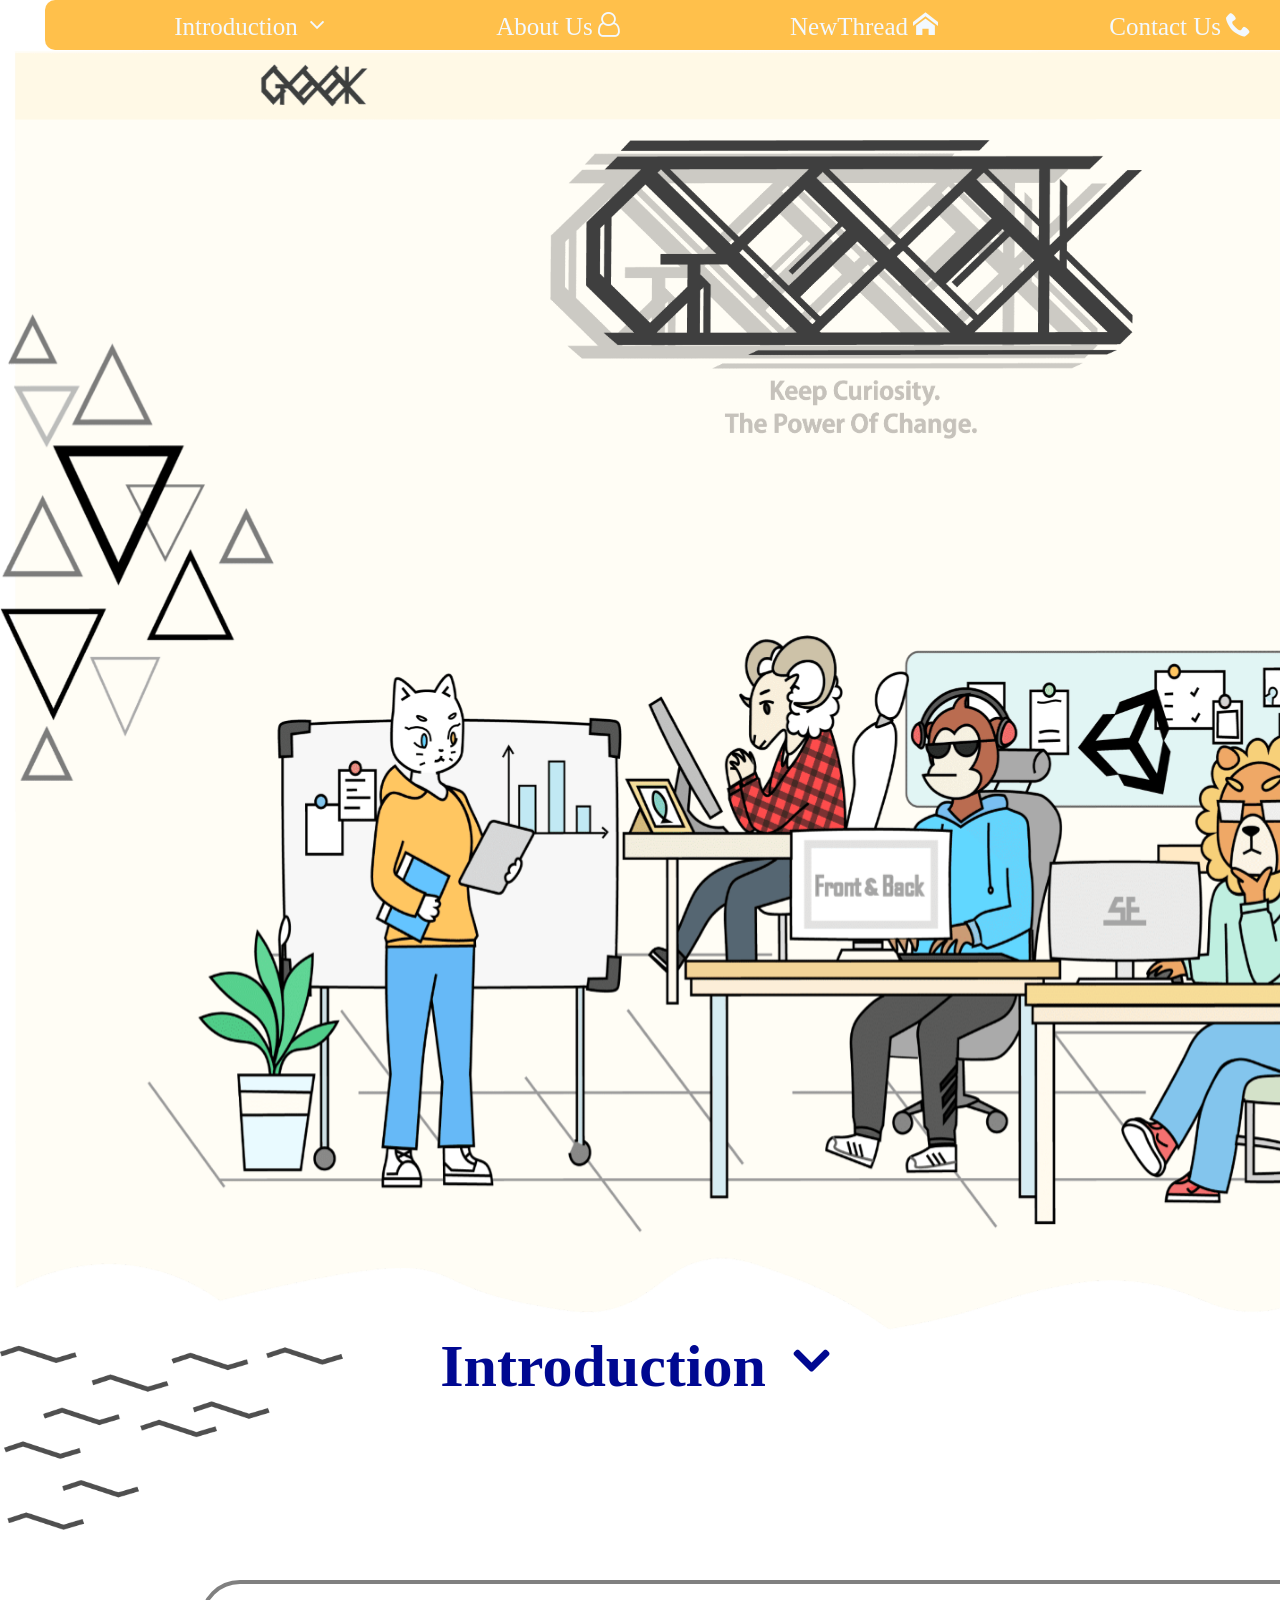
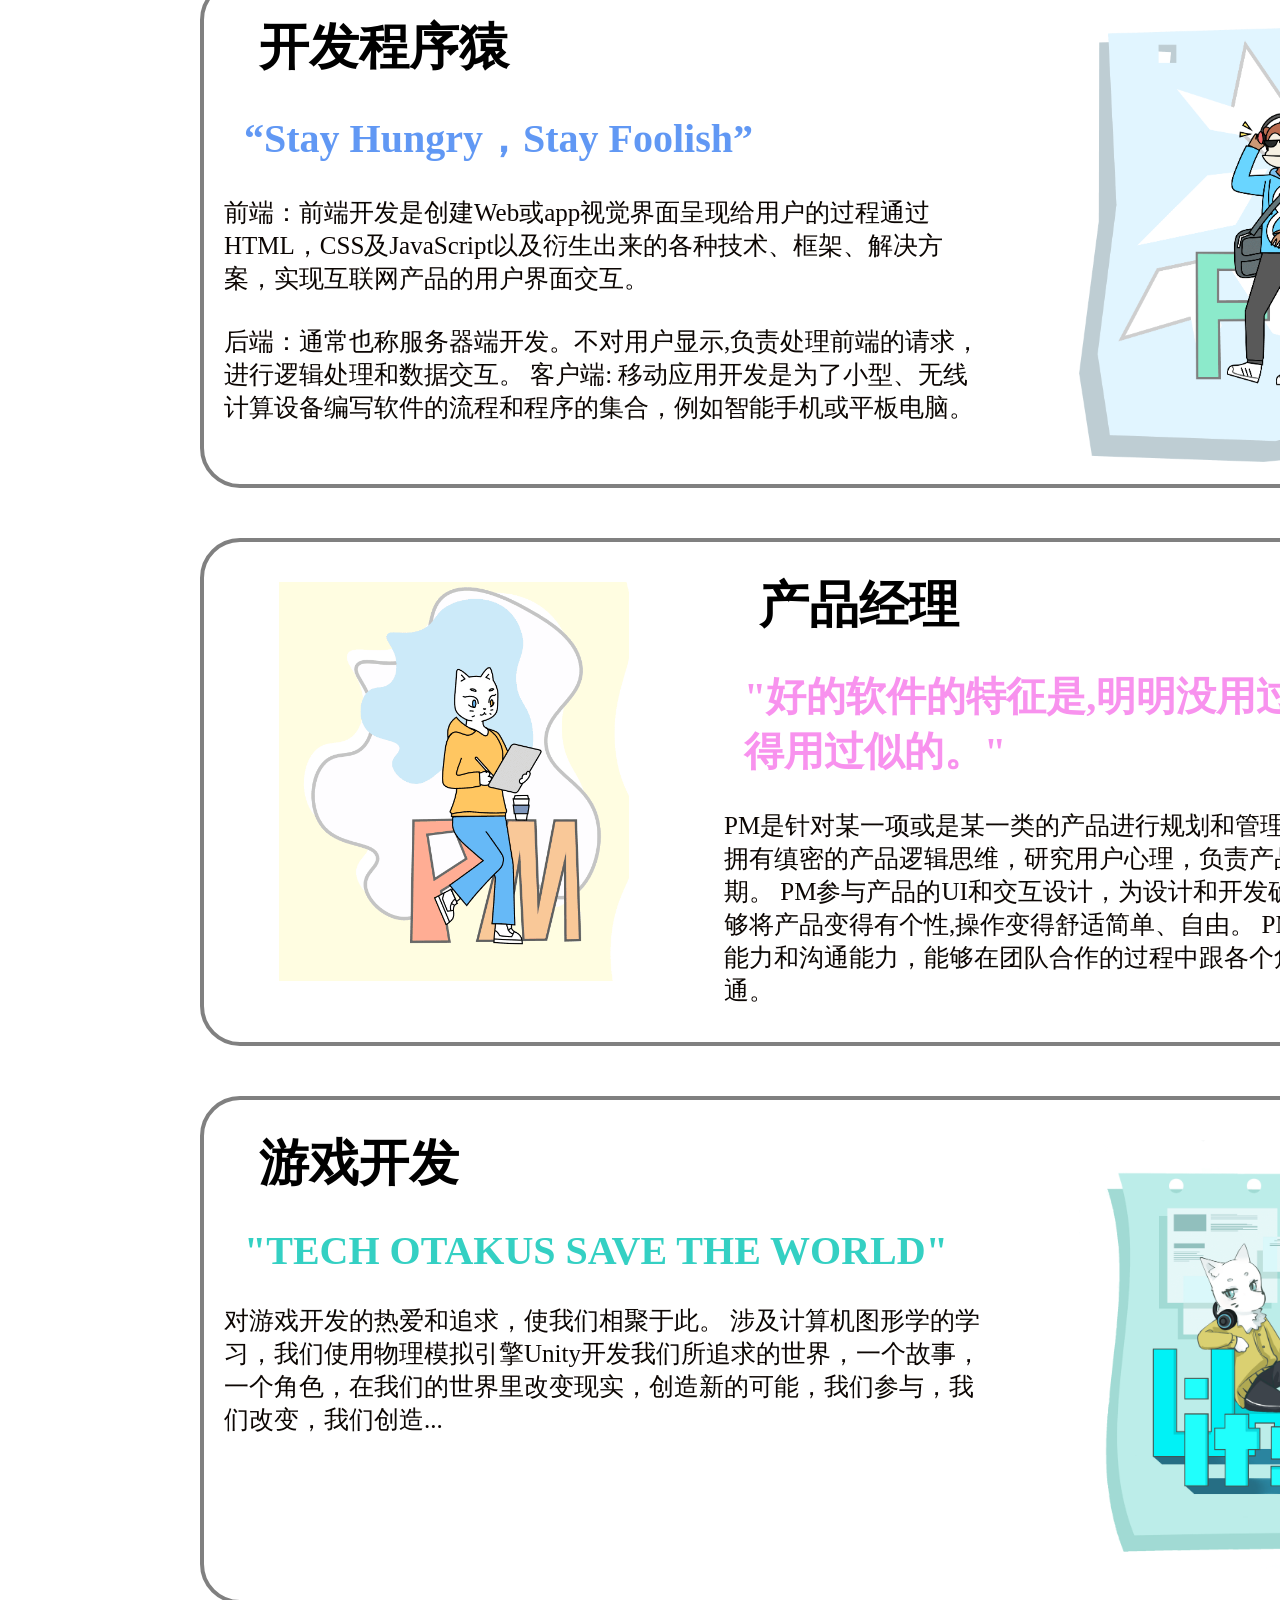
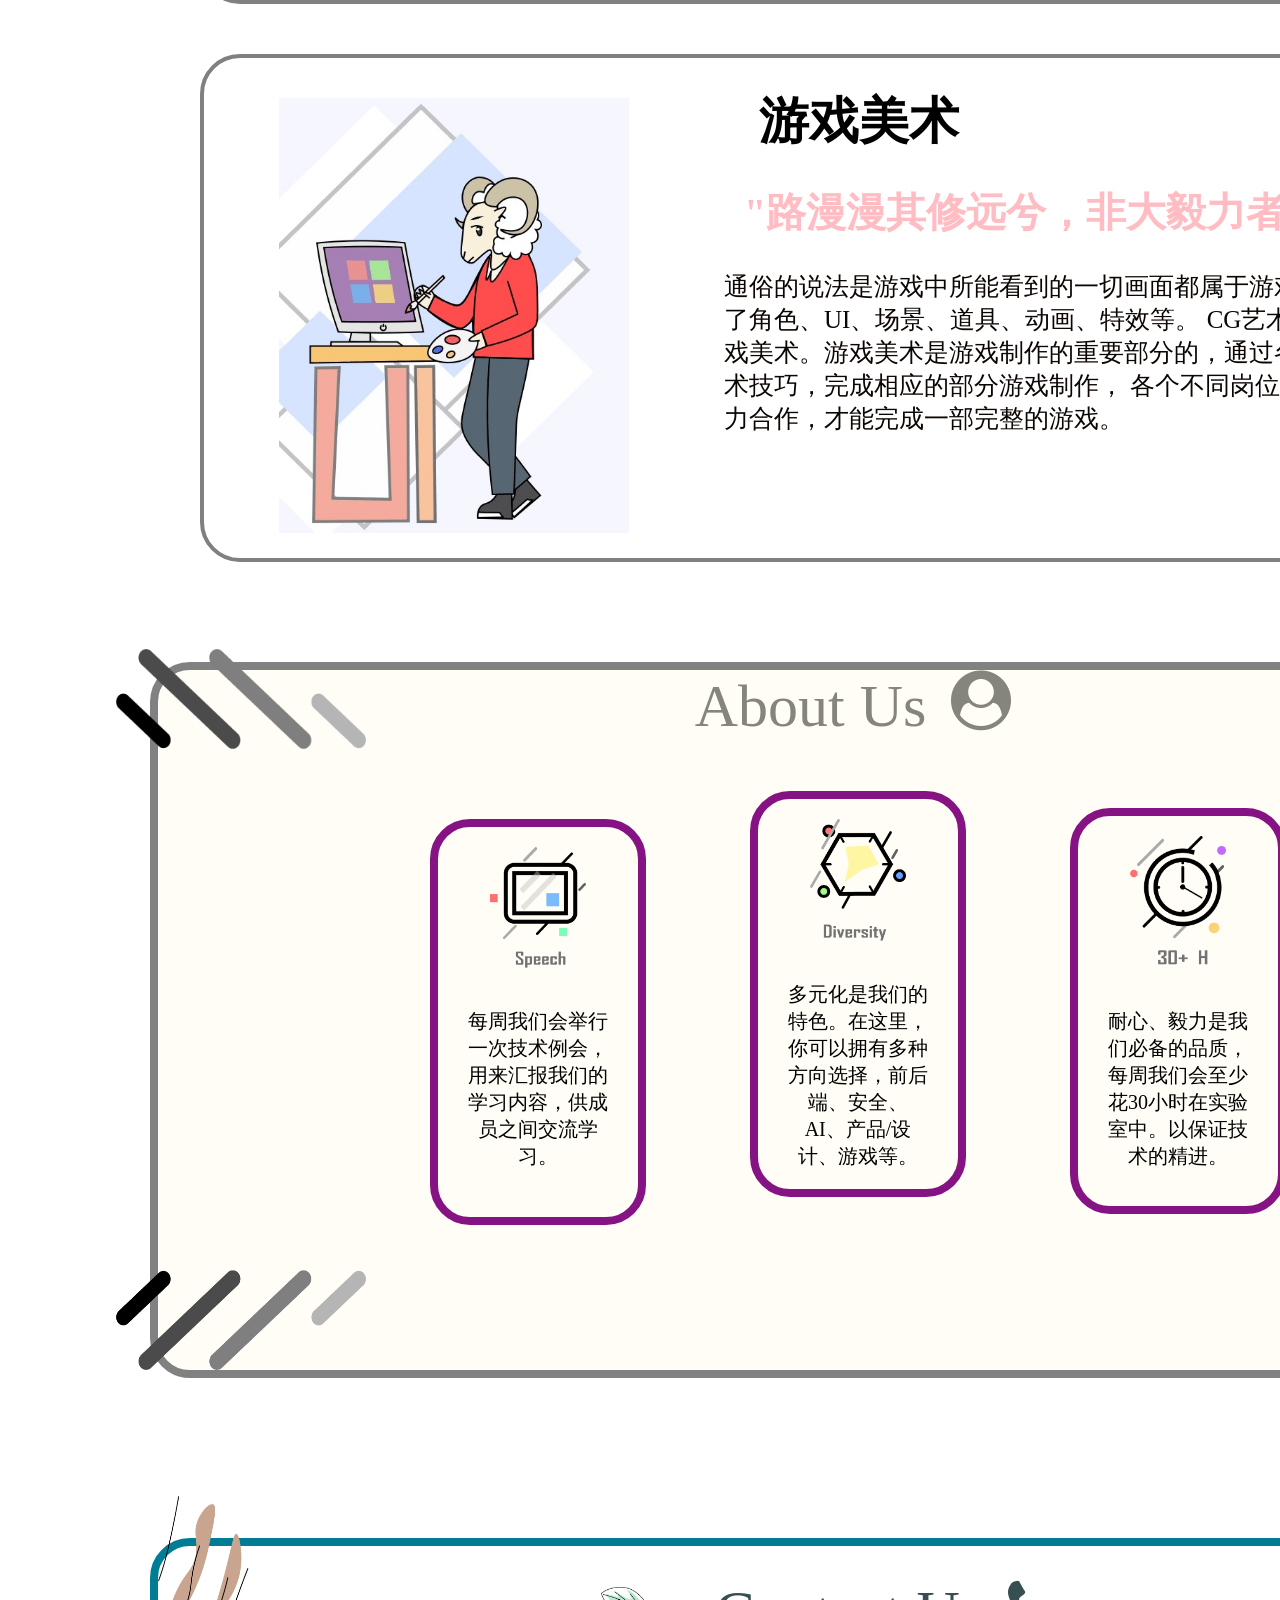
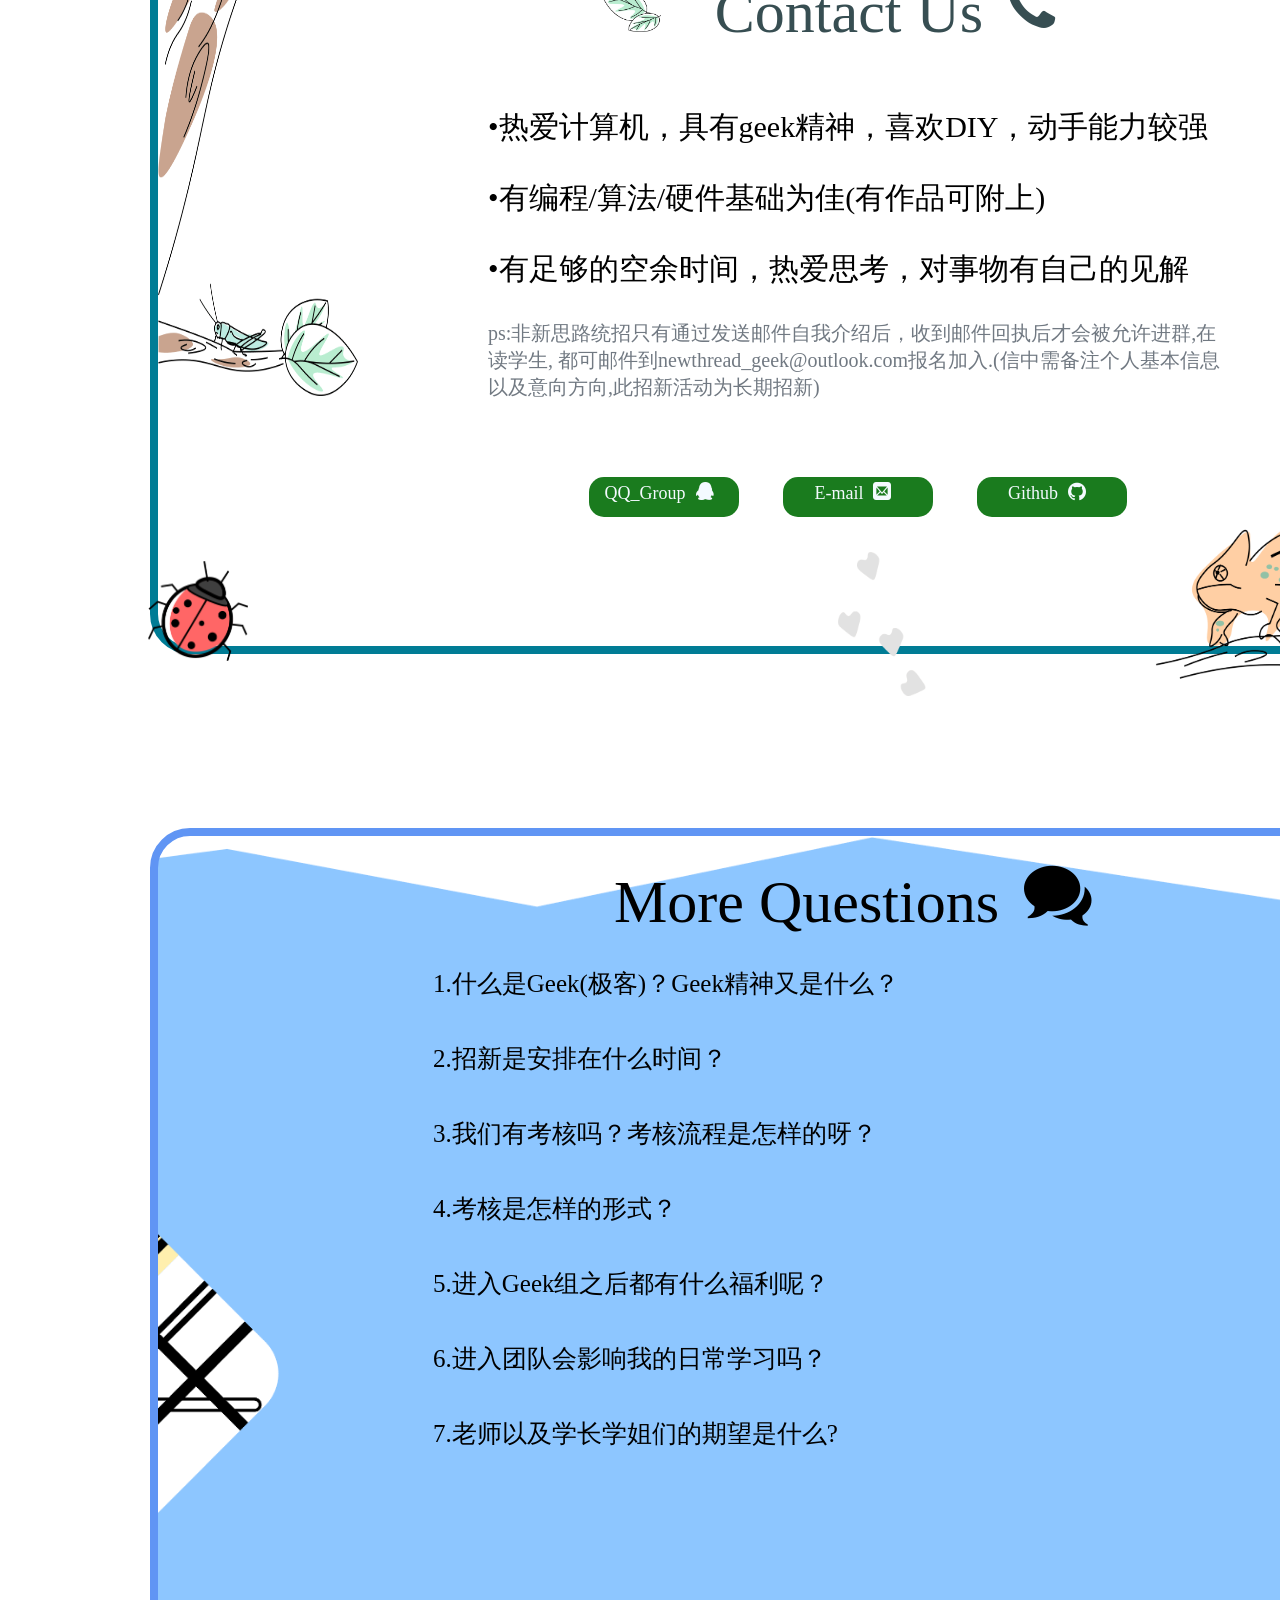
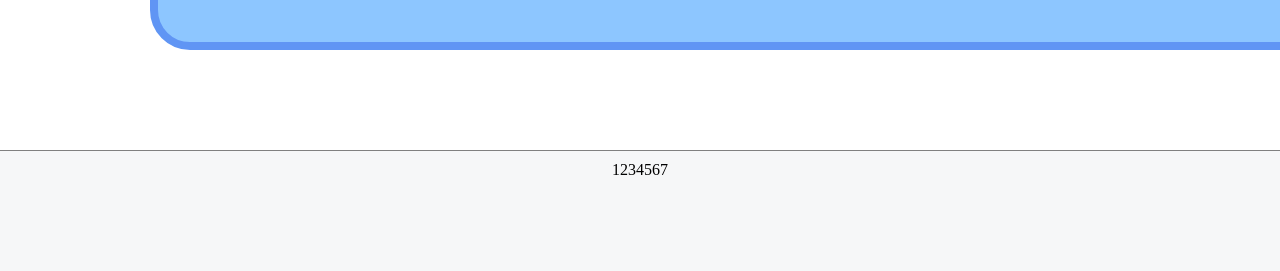
<file: Geek招新网-2.0/index.html>
<DOCTYPE html>
<html>
 <head>
    <meta charset="utf-8">
    <meta name="viewport" content="width=device-width,initial-scale=1">
    <meta http-equiv="X-UA-Compatible" cotent="ie=edge">
    <title>Geek招新网站 加入我们</title>
    <link rel="stylesheet" href="CSS/css.css">

    <!--JS部分-->
    <script>
        window.onload = function () {
    var lis = document.querySelectorAll('.q');
    var divs=document.querySelectorAll('.an')
    for (var i = 0; i < lis.length; i++) {
        lis[i].setAttribute('index', i);
        lis[i].onclick = function () {
            for (var i = 0; i < lis.length; i++) {
                divs[i].style.display = 'none';
            }
            var index = this.getAttribute('index');
            divs[index].style.display = 'block';
        }
    }
}

    </script>

 </head>
 <body>
    <!--头部导航栏-->
    <div class="menu">
        <a class="A" href="#A"> Introduction
            <div class="qq">
                <img class="qr" src="images/QRcode.png" alt="">
            </div>
        </a>
        <a class="B" href="#B">About Us</a>
        <a class="C" href="https://campus.new-thread.com/"> NewThread</a>
        <a class="D" href="#D">Contact Us</a>
        <a class="E" href="#E">Q&A</a>
    </div>
    <div class="error"></div>

    <!--homepage部分-->
    <div class="header">
        <div class="part1">
            <img class="logo" src="images/decoration_Geek.png" alt="">
        </div>
    </div>
    <div class="box1">
        <div class="part2">
            <a name="A">Introduction</a>
        </div>
    </div>

    <!--开发程序员-->
    <div class="box2">
        <span class="font1">
            <p class="content11">开发程序猿</p>
            <p class="content12">“Stay Hungry，Stay Foolish”</p>
            <p class="content13">前端：前端开发是创建Web或app视觉界面呈现给用户的过程通过HTML，CSS及JavaScript以及衍生出来的各种技术、框架、解决方案，实现互联网产品的用户界面交互。</p>
            <p class="content14">后端：通常也称服务器端开发。不对用户显示,负责处理前端的请求，进行逻辑处理和数据交互。 客户端: 移动应用开发是为了小型、无线计算设备编写软件的流程和程序的集合，例如智能手机或平板电脑。</p>   
        </span>
        <span class="image1">
            <img class="programmer" src="images/Geek_Programmer.png" alt="">
        </span>
    </div>

    <!--产品经理-->
    <div class="box3">
        <span class="image2">
            <img class="pm" src="images/Geek_PM.png" alt="">
        </span> 
        <span class="font2">
            <p class="content21">产品经理</p>
            <p class="content22">"好的软件的特征是,明明没用过，但总觉得用过似的。"</p>  
            <p class="content23">PM是针对某一项或是某一类的产品进行规划和管理的人员。 PM需要拥有缜密的产品逻辑思维，研究用户心理，负责产品的整个生命周期。 PM参与产品的UI和交互设计，为设计和开发确定产品原型，能够将产品变得有个性,操作变得舒适简单、自由。 PM需要一定的文档能力和沟通能力，能够在团队合作的过程中跟各个角色进行有效沟通。</p>
        </span>
    </div>

    <!--游戏开发-->
    <div class="box4">
        <span class="font3">
            <p class="content31">游戏开发</p>
            <p class="content32">"TECH OTAKUS SAVE THE WORLD"</p>
            <p class="content33">对游戏开发的热爱和追求，使我们相聚于此。 涉及计算机图形学的学习，我们使用物理模拟引擎Unity开发我们所追求的世界，一个故事，一个角色，在我们的世界里改变现实，创造新的可能，我们参与，我们改变，我们创造...</p>
        </span>
        <span class="image3">
            <img class="game" src="images/Geek_Game.png" alt="">
        </span>
    </div>

    <!--游戏美术-->
    <div class="box5">
        <span class="image4">
            <img class="designer" src="images/Geek_Designer.png" alt="">
        </span> 
        <span class="font4">
            <p class="content41">游戏美术</p>
            <p class="content42">"路漫漫其修远兮，非大毅力者不能。"</p>  
            <p class="content43">通俗的说法是游戏中所能看到的一切画面都属于游戏美术，其中包括了角色、UI、场景、道具、动画、特效等。 CG艺术的一个分支：游戏美术。游戏美术是游戏制作的重要部分的，通过各种软件引擎和技术技巧，完成相应的部分游戏制作， 各个不同岗位的游戏美术师们通力合作，才能完成一部完整的游戏。</p>
        </span>
    </div>

    <!--安全-->

    <!--about us部分-->
    <div class="aboutus">
        <div class="title1">
            <a name="B">About Us</a>
        </div>
        <div class="border1">
            <img  src="images/decoration_Decoration.png" alt="">
        </div>
        <div class="border2">
            <img  src="images/decoration_Decoration.png" alt="">
        </div>
        <div class="border3">
            <img  src="images/decoration_Decoration.png" alt="">
        </div>
        <div class="beauty">
            <img  src="images/decoration_Butterfly.png" alt="">
            <div class="beautyfont">保持好奇心！</div>
        </div>
        <div class="border4">
            <img  src="images/decoration_Decoration.png" alt="">
        </div>
        <div class="speech">
            <img class="speechimg" src="images/about_Speech.png" alt="">
            <p class="speechfont">每周我们会举行一次技术例会，用来汇报我们的学习内容，供成员之间交流学习。</p>
        </div>
        <div class="diversity">
            <img class="diversityimg" src="images/about_Diversity.png" alt="">
            <p class="diversityfont">多元化是我们的特色。在这里，你可以拥有多种方向选择，前后端、安全、AI、产品/设计、游戏等。</p>
        </div>
        <div class="time">
            <img class="timeimg" src="images/about_Time.png" alt="">
            <p class="timefont">耐心、毅力是我们必备的品质，每周我们会至少花30小时在实验室中。以保证技术的精进。</p>
        </div>
    </div>

    <!--contact us部分-->
    <div class="contactus">
        <div class="tree1">
            <img class="treewith"  src="images/decoration_TreeWithSometing.png" alt="">
        </div>
        <div class="tree4">
            <img class="ladybug" src="images/decoration_Ladybug.png" alt="">
        </div>
        <div class="tree2">
            <img class="tree" src="images/decoration_Tree.png" alt="">
        </div>
        <div class="tree3">
            <img class="chameleon" src="images/decoration_Chameleon.png" alt="">
        </div>
        <img class="leave" src="images/decoration_Leaves.png" alt="">
        <div class="title2">
            <a name="D">Contact Us</a>
        </div>
        <div class="contant1">
            <div class="inf1">•热爱计算机，具有geek精神，喜欢DIY，动手能力较强</div>
            <div class="inf1">•有编程/算法/硬件基础为佳(有作品可附上)</div>
            <div class="inf1">•有足够的空余时间，热爱思考，对事物有自己的见解</div>
            <div class="inf2">ps:非新思路统招只有通过发送邮件自我介绍后，收到邮件回执后才会被允许进群,在读学生, 都可邮件到newthread_geek@outlook.com报名加入.(信中需备注个人基本信息以及意向方向,此招新活动为长期招新)</div>
        </div> 
        <div class="qq_group">QQ_Group</div>
        <div class="e-mail">E-mail</div>
        <div class="github">Github</div>
    </div>

    <!--解决脱标-->
    <div class="error1"> </div>

    <!--more question部分-->
    <div class="question">
        <div class="title3">
            <a name="E">More Questions</a>
        </div>
        <div class="contant2">
            <div class="P">
                <div class="q">1.什么是Geek(极客)？Geek精神又是什么？
                    <div class="an">拥有好奇之心，改变之力，爱钻研，能折腾。</div>
                </div>
            </div>
            <div class="P">
                <div class="q">2.招新是安排在什么时间？
                    <div class="an">按照惯例，正式招新时间是在9月下旬~10月上旬，不过今年会有一些改动，笔试地 点一般在9号教学楼。 如果想要了解我们，可以加入我们的QQ群，招新具体的安排/变动会在招新群通知。</div>
                </div>
            </div>
            <div class="P">
                <div class="q">3.我们有考核吗？考核流程是怎样的呀？
                    <div class="an">嗯...我们一共有一轮笔试和两轮面试。权衡技术、经验和学习能力，第一轮是一些视野性的题目，淘汰率并不高。第二轮单独面试， 根据你的笔试提出技术相关的问题、兴趣爱好、个人看法。最后一轮群面，首先问及时间分 配上的问题，其次也会向你提出各种奇怪的问题。这一轮中许多题目其实并不难，也无标准答案，重在考察同学们在压力下的逻辑思维。全部通过成为预备成员啦。</div>
                </div>
            </div>
            <div class="P">
                <div class="q">4.考核是怎样的形式？
                    <div class="an">在考核期间每人会拥有一位'长者'带你入门，学习技术与知识，交流经验与想法。完成每周的新人任务后再进行一次考核筛选 后就可以成为Geek组正式成员啦！在考核期必须满足每周30个小时在实验室哦,所以考核期也不可以懈怠哦！</div>
                </div>
            </div>
            <div class="P">
                <div class="q">5.进入Geek组之后都有什么福利呢？
                    <div class="an">一对一的新人指引，每一个成员都有会一个mentor, 带你初入门槛，与你一同成长，组内管理较宽松,在尊重其他人的前提下可以尽情发挥自己的个性。 打破平淡，与同样疯狂的人把疯狂的idea实现，磨砺耐性、培养思维、成就梦想。Lab设备/网络资源充足，闲暇之余也有组织活动。更有许多的故事等你来听~</div>
                </div>
            </div>
            <div class="P">
                <div class="q">6.进入团队会影响我的日常学习吗？
                    <div class="an">你要知道大学是一个可以自由安排自己学习生活的地方。如果你想在上课之余充实自己、激励自己，最好的方法就是和比自己更优秀的人在一起。团队不缺优秀的 人，而我们也期待同样优秀的你，让我们一起前进！小组里也有不少保研, 考研的前辈们, 大部分都能找到一个平衡点, 而且团队的经历对你日后读研, 工作都大有裨益。</div>
                </div>
            </div>
            <div class="P">
                <div class="q">7.老师以及学长学姐们的期望是什么?
                    <div class="an">我们希望你有很强的自学能力，同时关注新事物、新技术，喜欢挑战，逻辑性强，善于和各种文化的人合作.“每个人都可以做自己想做的事情，每个人的方向不一样。 如果你想做产品或有不错的 idea，那么就可以找志同道合的人一起合作。”</div>
                </div>
            </div>
        </div>
    </div>

    <!--底部-->
    <div class="bottom">
        <P class="box0">1234567</P>
    </div>
 </body>
</html>
</DOCTYPE>
</file>
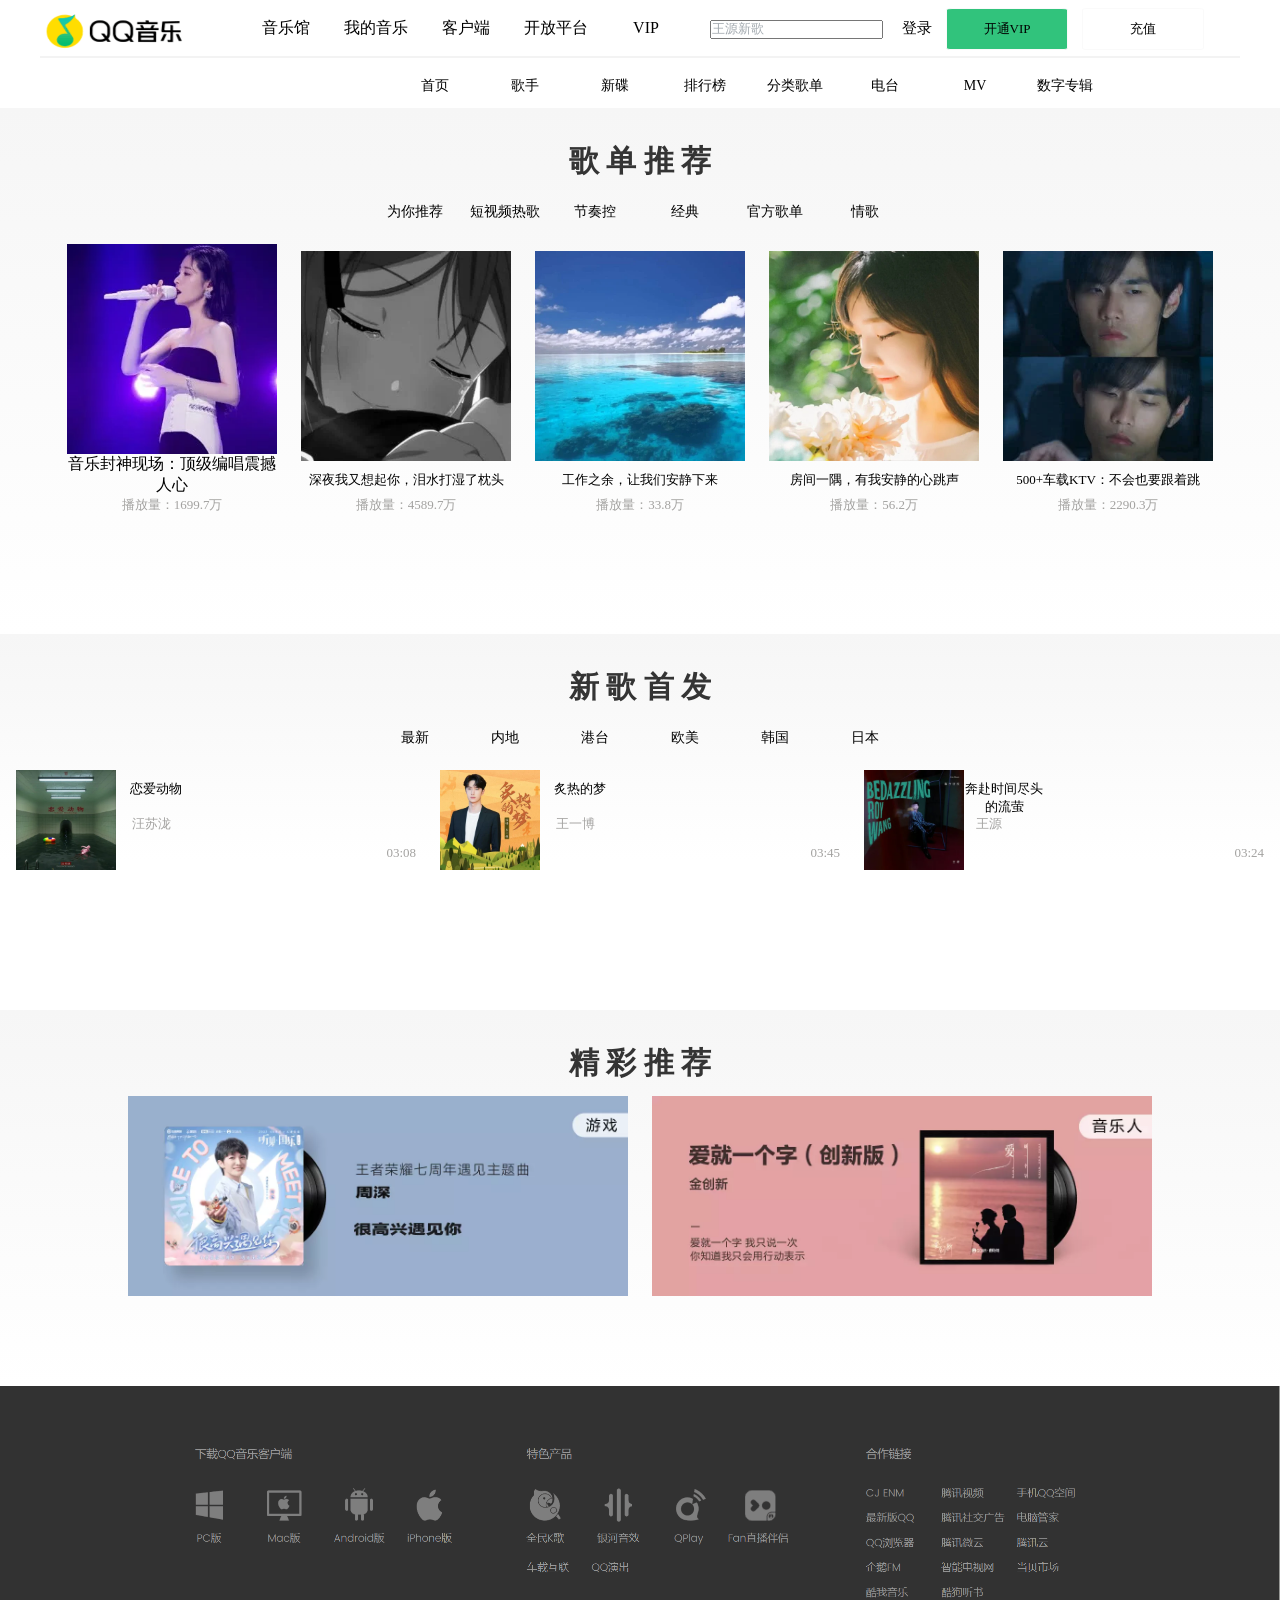
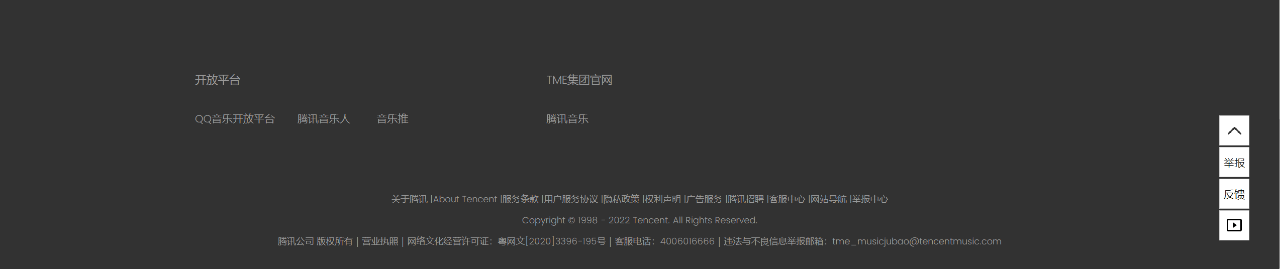
<file: 简易QQ音乐静态页面/HTML.html>
<DOCTYPE html>
<html>
 <head>
    <meta charset="utf-8">
    <meta name="viewport" content="width=device-width,initial-scale=1">
    <meta http-equiv="X-UA-Compatible" cotent="ie=edge">
    <title>QQ音乐</title>
    <style>
        * {
    margin: 0;
    padding: 0;
}

.head {
    width:1200px;
    margin: 0 auto;
    text-align: center;
    border-bottom: 2px solid #f3f3f3;
}

.head>.bottom {
    text-decoration: none;
}

.logo {
    width: 150px;
    height: 40px;
    margin-top: 10px;
    float: left;
}

.menu {
    display: inline-block;
    width: 480px;
}

.head ul {
    display: inline-block;
    justify-content: space-between;
}

.menu ul li {
    display: inline-block;
    list-style: none;
    width: 80px;
    height: 50px;
    padding: 3px;
    text-align: center;
    line-height: 50px;
    text-decoration: none;
}

.menu ul li:hover {
    background-color: #31c37c;
    color: #fcf9f2;
    cursor: pointer;
}

.menu ul li:active {
    opacity: 0.7;
}

.search {
    display: inline-block;
}

.search .bottom {
    color:#a2a9af;
}

.login {
    display: inline-block;
    font-size: 15px;
    margin-left: 15px;
}

.vip {
    display: inline-block;
    width: 120px;
    height: 40px;
    text-align: center;
    line-height: 40px;
    border: 1px solid #fafafa;
    background-color: #31c37c;
    border-radius: 5%;
    margin-left: 10px;
    font-size: 13px;
}

.pay {
    display: inline-block;
    width: 120px;
    height: 40px;
    text-align: center;
    line-height: 40px;
    border: 1px solid #fafafa;
    border-radius: 5%;
    margin-left: 10px;
    font-size: 13px;
}

.login:hover,.vip:hover,.pay:hover {
    cursor: pointer;
}

.head1 {
    width:1500px;
    margin: 0 auto;
    text-align: center;
}

.menu1 {
    display: inline-block;
    height:50px;
    width: 900px;
}

.head1 ul {
    display: inline-block;
    justify-content: space-between;
}

.menu1 ul li {
    display: inline-block;
    list-style: none;
    width: 80px;
    height: 50px;
    padding: 3px;
    font-size: 14px;
    text-align: center;
    line-height: 50px;
    text-decoration: none;
}

.menu1 ul li:hover {
    color: #31c37c;
}

.section1 {
    margin: 0 auto; 
    background-color: #f6f6f6;
    background: -webkit-linear-gradient(top,#f6f6f6, #ffffff);
}

.head2 {
    width:400px;
    margin: 0 auto;
}

.head2 ul {
    justify-content: space-between;
}

.head2 ul li {
    list-style: none;
    height: 70px;
    padding: 3px;
    font-size: 30px;
    color:#343434;
    text-align: center;
    line-height: 100px;
    text-decoration: none;
}

.menu2 {
    height:50px;
    text-align: center;
}

.menu2 ul li {
    display: inline-block;
    list-style: none;
    width: 80px;
    height: 50px;
    padding: 3px;
    font-size: 14px;
    text-align: center;
    line-height: 50px;
    text-decoration: none;
}

.menu2 ul li:hover {
    color: #31c37c;
}

.box1 {
    margin: 0 auto;
    text-align: center;
    height:400px;
}

.box11 {
    display: inline-block;
    width:210px;
    height: 250px;
    margin: 10px 10px;
}

.box11 img{
    width: 100%;

}



.broadcast1 {
    font-size: 13px;
    color: #a3a2a0;
}

.review1:hover {
    color: #31c37c;
}

.box12 {
    display: inline-block;
    width:210px;
    height: 250px;
    margin: 10px 10px;
}

.box12 img{
    width: 100%;
}

.review2 {
    margin-top:10px;
    height: 25px;
    font-size: 13px;
}

.broadcast2 {
    font-size: 13px;
    color: #a3a2a0;
}

.review2:hover {
    color: #31c37c;
}

.box13 {
    display: inline-block;
    width:210px;
    height: 250px;
    margin: 10px 10px;
}

.box13 img{
    width: 100%;
}

.review3 {
    margin-top:10px;
    height: 25px;
    font-size: 13px;
}

.broadcast3 {
    font-size: 13px;
    color: #a3a2a0;
}

.review3:hover {
    color: #31c37c;
}

.box14 {
    display: inline-block;
    width:210px;
    height: 250px;
    margin: 10px 10px;
}

.box14 img{
    width: 100%;
}

.review4 {
    margin-top:10px;
    height: 25px;
    font-size: 13px;
}

.broadcast4 {
    font-size: 13px;
    color: #a3a2a0;
}

.review4:hover {
    color: #31c37c;
}

.box15 {
    display: inline-block;
    width:210px;
    height: 250px;
    margin: 10px 10px;
}

.box15 img{
    width: 100%;
}

.review5 {
    margin-top:10px;
    height: 25px;
    font-size: 13px;
}

.broadcast5 {
    font-size: 13px;
    color: #a3a2a0;
}

.review5:hover {
    color: #31c37c;
}

.section2 {
    margin: 0 auto; 
    background-color: #f6f6f6;
    background: -webkit-linear-gradient(top,#f6f6f6, #ffffff);
}

.head3 {
    width:400px;
    margin: 0 auto;
}

.head3 ul {
    justify-content: space-between;
}

.head3 ul li {
    list-style: none;
    height: 70px;
    padding: 3px;
    font-size: 30px;
    color:#343434;
    text-align: center;
    line-height: 100px;
    text-decoration: none;
}

.menu3 {
    height:50px;
    text-align: center;
}

.menu3 ul li {
    display: inline-block;
    list-style: none;
    width: 80px;
    height: 50px;
    padding: 3px;
    font-size: 14px;
    line-height: 50px;
    text-align: center;
    text-decoration: none;
}

.menu3 ul li:hover {
    color: #31c37c;
}

.box2 {
    margin: 0 auto;
    text-align: center;
    height: 100px;
}

.box21 {
    display: inline-block;
    width: 400px;
    height: 100px;
    margin: 10px 10px;
}

.box21 img {
    float: left;
    height: 100%;
}

.content1 {
    float: left;
    width: 300px;
}

.song1 {
    width:80px;
    font-display: block;
    margin-top: 10px;
    padding-right: 10px;
    height: 25px;
    font-size: 13px;
}

.singer1 {  
    width:70px;
    margin-top:10px;
    padding-right: 10px;
    height: 25px;
    font-size: 13px;
    color: #a3a2a0;
}

.song1:hover {
    color: #31c37c;
}

.time1 {
    float: right;
    margin-top:5px;
    font-size: 13px;
    color: #a3a2a0;
}

.box22 {
    display: inline-block;
    width: 400px;
    height: 100px;
    margin: 10px 10px;
}

.box22 img {
    float: left;
    height: 100%;
}

.content2 {
    float: left;
    width:300px;
}

.song2 {
    width:80px;
    font-display: block;
    margin-top: 10px;
    padding-right: 10px;
    height: 25px;
    font-size: 13px;
}

.singer2 {
    width:70px;
    margin-top:10px;
    padding-right: 10px;
    height: 25px;
    font-size: 13px;
    color: #a3a2a0;
}

.song2:hover {
    color: #31c37c;
}

.time2 {
    float: right;
    margin-top:5px;
    font-size: 13px;
    color: #a3a2a0;
}

.box23 {
    display: inline-block;
    width: 400px;
    height: 100px;
    margin: 10px 10px;
}

.box23 img {
    float: left;
    height: 100%;
}

.content3 {
    float: left;
    width: 300px;
}

.song3 {
    width:80px;
    font-display: block;
    margin-top: 10px;
    padding-right: 10px;
    height: 25px;
    font-size: 13px;
}

.singer3 { 
    width:50px;
    margin-top:10px;
    padding-right: 10px;
    height: 25px;
    font-size: 13px;
    color: #a3a2a0;
}

.song3:hover {
    color: #31c37c;
}

.time3 {
    float: right;
    margin-top:5px;
    font-size: 13px;
    color: #a3a2a0;
}


.error {
    height: 150px;
}
.section3 {
    margin: 0 auto; 
    background-color: #f6f6f6;
    background: -webkit-linear-gradient(top,#f6f6f6, #ffffff);
}

.box3 {
    margin: 0 auto;
    text-align: center;
    height: 300px;
}

.box31 {
    display: inline-block;
    width: 500px;
    margin: 10px 10px;
}

.box31 img {
    width: 100%;
}

.box32 {
    display: inline-block;
    width: 500px;
    margin: 10px 10px;
}

.box32 img {
    width: 100%;
}

.box4 {
    margin: 0 auto;
    text-align: center;

}

.box4 img {
    width: 100%;
}



    </style>
 </head>
 <body>
    <!--头部菜单-->
    <div class="head">
        <a herf="https://y.qq.com/" target="_blank">
            <img class="logo" src="images/logo.png" alt="">
        </a>
        <div class="menu">
            <ul>
                <li>音乐馆</li>
                <li>我的音乐</li>
                <li>客户端</li>
                <li>开放平台</li>
                <li>VIP</li>
            </ul>
        </div>
        <div class="search">
            <input class="bottom" type="t" value="王源新歌">
            <span class="login">
                <a herf="#">登录</a>
            </span>
        </div>
        <span class="vip">开通VIP</span>
        <span class="pay">充值</span>
    </div>
    <div class="head1">
        <div class="menu1">
            <ul>
                <li>首页</li>
                <li>歌手</li>
                <li>新碟</li>
                <li>排行榜</li>
                <li>分类歌单</li>
                <li>电台</li>
                <li>MV</li>
                <li>数字专辑</li>
            </ul>
        </div>
    </div>
    <!--歌单推荐-->
    <div class="section1">
        <div class="head2">
            <ul>
                <li><strong>歌 单 推 荐</strong></li>
            </ul>
        </div>
        <div class="menu2">
            <ul>
                <li>为你推荐</li>
                <li>短视频热歌</li>
                <li>节奏控</li>
                <li>经典</li>
                <li>官方歌单</li>
                <li>情歌</li>
            </ul>
        </div>
        <div class="box1">
            <div class="box11">
                <img class="p1" src="images/p1.webp" alt="">
                <p class="review1">音乐封神现场：顶级编唱震撼人心</p>
                <p class="broadcast1">播放量：1699.7万</p>
            </div>
            <div class="box12">
                <img class="p2" src="images/p2.webp" alt="">
                <p class="review2">深夜我又想起你，泪水打湿了枕头</p>
                <p class="broadcast2">播放量：4589.7万</p>
            </div>
            <div class="box13">
                <img class="p3" src="images/p3.webp" alt="">
                <p class="review3">工作之余，让我们安静下来</p>
                <p class="broadcast3">播放量：33.8万</p>
            </div>
            <div class="box14">
                <img class="p4" src="images/p4.webp" alt="">
                <p class="review4">房间一隅，有我安静的心跳声</p>
                <p class="broadcast4">播放量：56.2万</p>
            </div>
            <div class="box15">
                <img class="p5" src="images/p5.webp" alt="">
                <p class="review5">500+车载KTV：不会也要跟着跳</p>
                <span class="broadcast5">播放量：2290.3万</span>
            </div>
        </div>
    </div>
    <!--新歌首发-->
    <div class="section2">
        <div class="head3">
            <ul>
                <li><strong>新 歌 首 发</strong></li>
            </ul>
        </div>
        <div class="menu3">
            <ul>
                <li>最新</li>
                <li>内地</li>
                <li>港台</li>
                <li>欧美</li>
                <li>韩国</li>
                <li>日本</li>
            </ul>
        </div>
        <div class="box2">
            <div class="box21">
                <img class="b1" src="images/b1.webp" alt="">
                <div class="content1">
                    <div class="song1">恋爱动物</div>
                    <div class="singer1">汪苏泷</div>
                    <div class="time1">03:08</div>
                </div>
            </div>
            <div class="box22">
                <img class="p2" src="images/b2.webp" alt="">
                <div class="content2">
                   <div class="song2">炙热的梦</div>
                   <div class="singer2">王一博</div>
                   <div class="time2">03:45</div>
                </div>
            </div>
            <div class="box23">
                <img class="p3" src="images/b3.webp" alt="">
                <div class="content3">
                    <div class="song3">奔赴时间尽头的流萤</div>
                    <div class="singer3">王源</div>
                    <div class="time3">03:24</div>
                </div>
            </div>
        </div>
    </div>
    <div class="error"></div>

    <!--精彩推荐-->
    <div class="section3">
        <div class="head3">
            <ul>
                <li><strong>精 彩 推 荐</strong></li>
            </ul>
        </div>
        <div class="box3">
            <div class="box31">
                <img class="c1" src="images/c1.webp" alt="">
            </div>
            <div class="box32">
                <img class="c2" src="images/c2.webp" alt="">
            </div>
        </div>
    </div>

    <!--底部-->
    <div class="box4">
        <img class="bottom" src="images/bottom.png" alt="">
    </div>

 </body>
</html>
</DOCTYPE>
</file>
<file: Geek招新网-2.0/CSS/css.css>
* {
    margin: 0;
    padding: 0;
}
.menu {
position: fixed;
text-align: center;
height: 50px;
width:1600px;
margin: 0 45px;
background-color: #ffb11f;
opacity: 0.8;  /*透明度*/
line-height: 50px;
display: inline-block;
font-size: 25px;
color: #f1f8ff;
border-radius: 10px;
text-decoration: none;
z-index: 2;   /*浮于最上面*/
}

.menu a {
display: inline-block;
padding: 0 80px;
}

.C {
    color: #9e9c9a;
}

.C:hover {
    color: #f1f8ff;
}

.menu a:hover {
background-color:#ff9b67;
color:#9e9c9a;
border-radius: 20px;
}

.qq {
height: 175px;
width: 150px;
border-color: #ffb11f;
border-width: 3px;
border-style: solid;
border-radius: 5px;
display: none;
position: absolute;
margin: 5px;
}

.A {
position: relative;
}

/*声明图标字体-->*/
@font-face {
    font-family: 'icomoon';
    src: url('../fonts/icomoon.eot?jqs1dk');
    src:  url('../fonts/icomoon.eot?jqs1dk#iefix') format('embedded-opentype'),
      url('../fonts/icomoon.ttf?jqs1dk') format('truetype'),
      url('../fonts/icomoon.woff?jqs1dk') format('woff'),
      url('../fonts/icomoon.svg?jqs1dk#icomoon') format('svg');
    font-weight: normal;
    font-style: normal;
    font-display: block;
  }
  

.A::after {
    content: '\f107';
    font-family: 'icomoon';
    padding: 0 5px;
    }

.A, .B, .C, .D, .E {
    text-decoration: none;
    color: #f1f8ff;
}

.B::after {
    content: '\f2c0';
    font-family: 'icomoon';
    padding: 0 5px;
    }

.C::after {
    content: '\e901';
    font-family: 'icomoon';
    padding: 0 5px;
    }

.D::after {
    content: '\e942';
    font-family: 'icomoon';
    padding: 0 5px;
    }
        
.E::after {
    content: '\e96d';
    font-family: 'icomoon';
    padding: 0 5px;
}

.title2::after {
    content: '\f095';
    font-family: 'icomoon';
    padding: 0 10px;
}

.title1::after {
    content: '\f2bd';
    font-family: 'icomoon';
    padding: 0 10px;
}

.title3::after {
    content: '\e96d';
    font-family: 'icomoon';
    padding: 0 10px;
}

.part2::after {
    content: '\f107';
    font-family: 'icomoon';
    padding: 0 10px;
}

.qq_group::after {
    content: '\f1d6';
    font-family: 'icomoon';
    padding: 0 10px;
}

.e-mail::after {
    content: '\ea83';
    font-family: 'icomoon';
    padding: 0 10px;
}

.github::after {
    content: '\eab0';
    font-family: 'icomoon';
    padding: 0 10px;
}

.A:hover .qq {
display: block;
}

.qq img {
width: 100%;
}

.error {
height: 50px;
}

.header {
background-image: url(../images/background_Homepage.png);
background-size: 1700px 1280px;
margin: 0 auto;
height: 1280px;
}

.part1 {
display: inline-block;
margin: 90px 550px;
height:300px;
transition: all 0.4s;
} 

.part1:hover {
    transform: scale(1.3);
}

.part1 img {
height: 100%;
}

.box1 {
background-image: url(../images/decoration_Transition.png);
background-size: 1700px 200px;
margin: o auto;
height: 200px;
}

.part2 {
color: #000891;
font-size: 60px;
font-weight: 700;
text-align: center;
}

.box2 {
width: 1300px;
height: 500px;
border-width: 4px;
border-color: #808080;
border-style: solid;
margin: 50px 200px;
text-align: center;
border-radius: 40px;
transition: all 0.4s;
}

/*盒子缩放*/
.box2:hover {
    transform: scale(1.1);
}

.font1 {
float: left;
width: 800px;
}

.content11 {
font-size: 50px;
color: #000000;
font-weight: 700;
margin: 30px 55px;
text-align: left;
}

.content12 {
font-size: 40px;
color: #6198f4;
font-weight: 700;
margin: 30px 40px;
text-align: left;
}

.content13 {
font-size: 25px;
color: #0c0603;
margin: 30px 20px;
text-align: left;
}

.content14 {
font-size: 25px;
color: #0c0603;
margin: 30px 20px;
text-align: left;
}

.image1 img{
width: 350px;
padding: 40px 20px 40px;
transition: all 0.4s;  
}

/*图片旋转*/
.programmer:hover {
    transform: rotateZ(-20deg);
}

.box3 {
width: 1300px;
height: 500px;
border-width: 4px;
border-color: #808080;
border-style: solid;
margin: 50px 200px;
text-align: center;
border-radius: 40px;
transition: all 0.4s;
}

.box3:hover {
    transform: scale(1.1);
}

.font2 {
float: right;
width: 800px;
}

.content21 {
font-size: 50px;
color: #000000;
font-weight: 700;
margin: 30px 55px;
text-align: left;
}

.content22 {
font-size: 40px;
color: #f892ee;
font-weight: 700;
margin: 30px 40px;
text-align: left;
}

.content23 {
font-size: 25px;
color: #0c0603;
margin: 30px 20px;
text-align: left;
}

.image2 img{
width: 350px;
padding: 40px 20px 40px;
transition: all 0.4s;
}

.pm:hover {
    transform: rotateZ(20deg);
}

.box4 {
width: 1300px;
height: 500px;
border-width: 4px;
border-color: #808080;
border-style: solid;
margin: 50px 200px;
text-align: center;
border-radius: 40px;
transition: all 0.4s;
}

.box4:hover {
    transform: scale(1.1);
}

.font3 {
float: left;
width: 800px;
}

.content31 {
font-size: 50px;
color: #000000;
font-weight: 700;
margin: 30px 55px;
text-align: left;
}

.content32 {
font-size: 40px;
color: #34d0c3;
font-weight: 700;
margin: 30px 40px;
text-align: left;
}

.content33 {
font-size: 25px;
color: #0c0603;
margin: 30px 20px;
text-align: left;
}

.image3 img{
width: 350px;
padding: 40px 20px 40px;
transition: all 0.4s;
}

.game:hover {
    transform: rotateZ(-20deg);
}

.box5 {
width: 1300px;
height: 500px;
border-width: 4px;
border-color: #808080;
border-style: solid;
margin: 50px 200px;
text-align: center;
border-radius: 40px;
transition: all 0.4s;
}

.box5:hover {
    transform: scale(1.1);
}

.font4 {
float: right;
width: 800px;
}

.content41 {
font-size: 50px;
color: #000000;
font-weight: 700;
margin: 30px 55px;
text-align: left;
}

.content42 {
font-size: 40px;
color: #ffbcc3;
font-weight: 700;
margin: 30px 40px;
text-align: left;
}

.content43 {
font-size: 25px;
color: #0c0603;
margin: 30px 20px;
text-align: left;
}

.image4 img{
width: 350px;
padding: 40px 20px 40px;
transition: all 0.4s;
}

.designer:hover {
    transform: rotateZ(20deg);
}

.aboutus {
    position: relative;
width: 1400px;
height: 700px;
border-width: 8px;
border-color: #818181;
border-style: solid;
margin: 100px 150px;
text-align: center;
border-radius: 40px;
background: #fffdf5;
z-index: 1;
}

/*沿Y轴对称*/
.border1 img {
    width: 250px;
    height: 100px;
	transform: rotateY(180deg);
	position: absolute;
	top:-3%;
	left:-3%;
	
}

.border2 img {
    width: 250px;
    height: 100px;
	position: absolute;
	top:-3%;
	right:-3%;
}

/*旋转180度*/
.border3 img {
    width: 250px;
    height: 100px;
	transform: rotate(180deg);
	position: absolute;
	bottom:0%;
	left:-3%;
}

/*沿x轴旋转180*/
.border4 img {
    width: 250px;
    height: 100px;
	transform:rotateX(180deg);
	position: absolute;
	bottom:0%;
	right:-3%;
}

.beauty img {
    width: 200px;
    height: 250px;
	position: absolute;
	bottom:7%;
	right: 3%;
    transition: all 0.4s;
}

.beauty img:hover {
    transform: translate(0, -15px); 
}

.beautyfont {
    display: none;
    background-color: #6095f4;
    border-radius: 10px;
    width:100px;
    position: absolute;
}

/*未实现*/
.beauty；havor .beautyfont{
    display: block;
}


.title1 {
font-size: 60px;
color: #85847d;
}

.speech, .diversity, .time{
display: inline-block;
text-align: center;
width: 160px;
height: 350px;
border-color: #861384;
border-style: solid;
border-width: 8px;
padding: 20px;
margin: 50px 50px;
border-radius: 40px;
transition: all 0.4s;
}

.speech:hover {
    transform: scale(1.1);
}

.diversity:hover {
    transform: scale(1.1);
}

.time:hover {
    transform: scale(1.1);
}

.speech img {
width: 60%;
} 

.diversity img {
width: 60%;
} 

.time img {
width:60%
}

.speechfont, .diversityfont, .timefont {
font-size: 20px;
margin: 40px 10px;
}

.contactus {
    position:absolute;
width: 1400px;
height: 700px;
border-width: 8px;
border-color: #007c95;
border-style: solid;
margin: 60px 150px;
text-align: center;
border-radius: 40px;
z-index: 1;
}

.contactus img {
width:60px;
height:45px;
}

 .tree1 img {
    position: absolute;
    left: 0;
    width: 200px;
    height: 500px;
    top:-50px;
}

.tree4 img {
    position: absolute;
    left: -10px;
    width: 100px;
    height: 100px;
    bottom: -15px;
}

 .tree2 img {
    position: absolute;
    right: -20px;
    width: 200px;
    height: 800px;
    top:-20px;
}

.tree3 img {
    position: absolute;
    right: 120px;
    width: 600px;
    height: 350px;
    bottom: -50px;
}

.title2 {
margin: 30px 50px;
display: inline-block;
font-size: 60px;
color: #374e52;
}

.contant1 {
width: 800px;
height: 350px;
margin: 0 auto;
}

.inf1 {
font-size: 30px;
margin: 30px;
text-align: left;
}

.inf2 {
font-size:20px;
color: #717982;
margin: 30px;
text-align: left;
}

.qq_group, .e-mail, .github {
display: inline-block;
width: 150px;
height: 30px;
border-radius: 15px;
font-size: 18px;
background-color: #1a7b1e;
color: #f4faff;
padding: 5px 0;
margin: 20px;
text-align: center;
}

.error1 {
    height: 850px;
}

.question {
position: relative;
width: 1400px;
height: auto;
border-width: 8px;
border-color: #6095f4;
border-style: solid;
margin: 100px 150px;
text-align: center;
border-radius: 40px;
background-image: url(../images/background_QA.png);
background-size: 1400px auto;
}

.contant2 {
height: auto;
padding-bottom: 150px;
width:850px;
text-align: left;
margin: 0 auto;
}

.title3 {
margin: 30px 50px;
font-size: 60px;
}

.p {
    width: 850px;
    height: auto;
    transition: all 0.4s;
} 

.p:hover {
    transform: scale(1.1);
}

.q {   
width: 850px;
height: 50px;
font-size: 25px;
padding-bottom: 25px;
}

.q:hover {
color: #728aa5;
}

.an {
*position: absolute;
display: none;
border-radius: 10px;
background-color: #78b1ea;
color: #e8f6ff;
font-size:20px;
}

/*.q:hover .an {
display: block;
}*/

.bottom {
    border-top: 1px solid #808080;
    height:120px;
    width: auto;
    background-color: #f6f7f8;
}

.box0 {
    text-align: center;
    margin: 10px;
}
</file>
